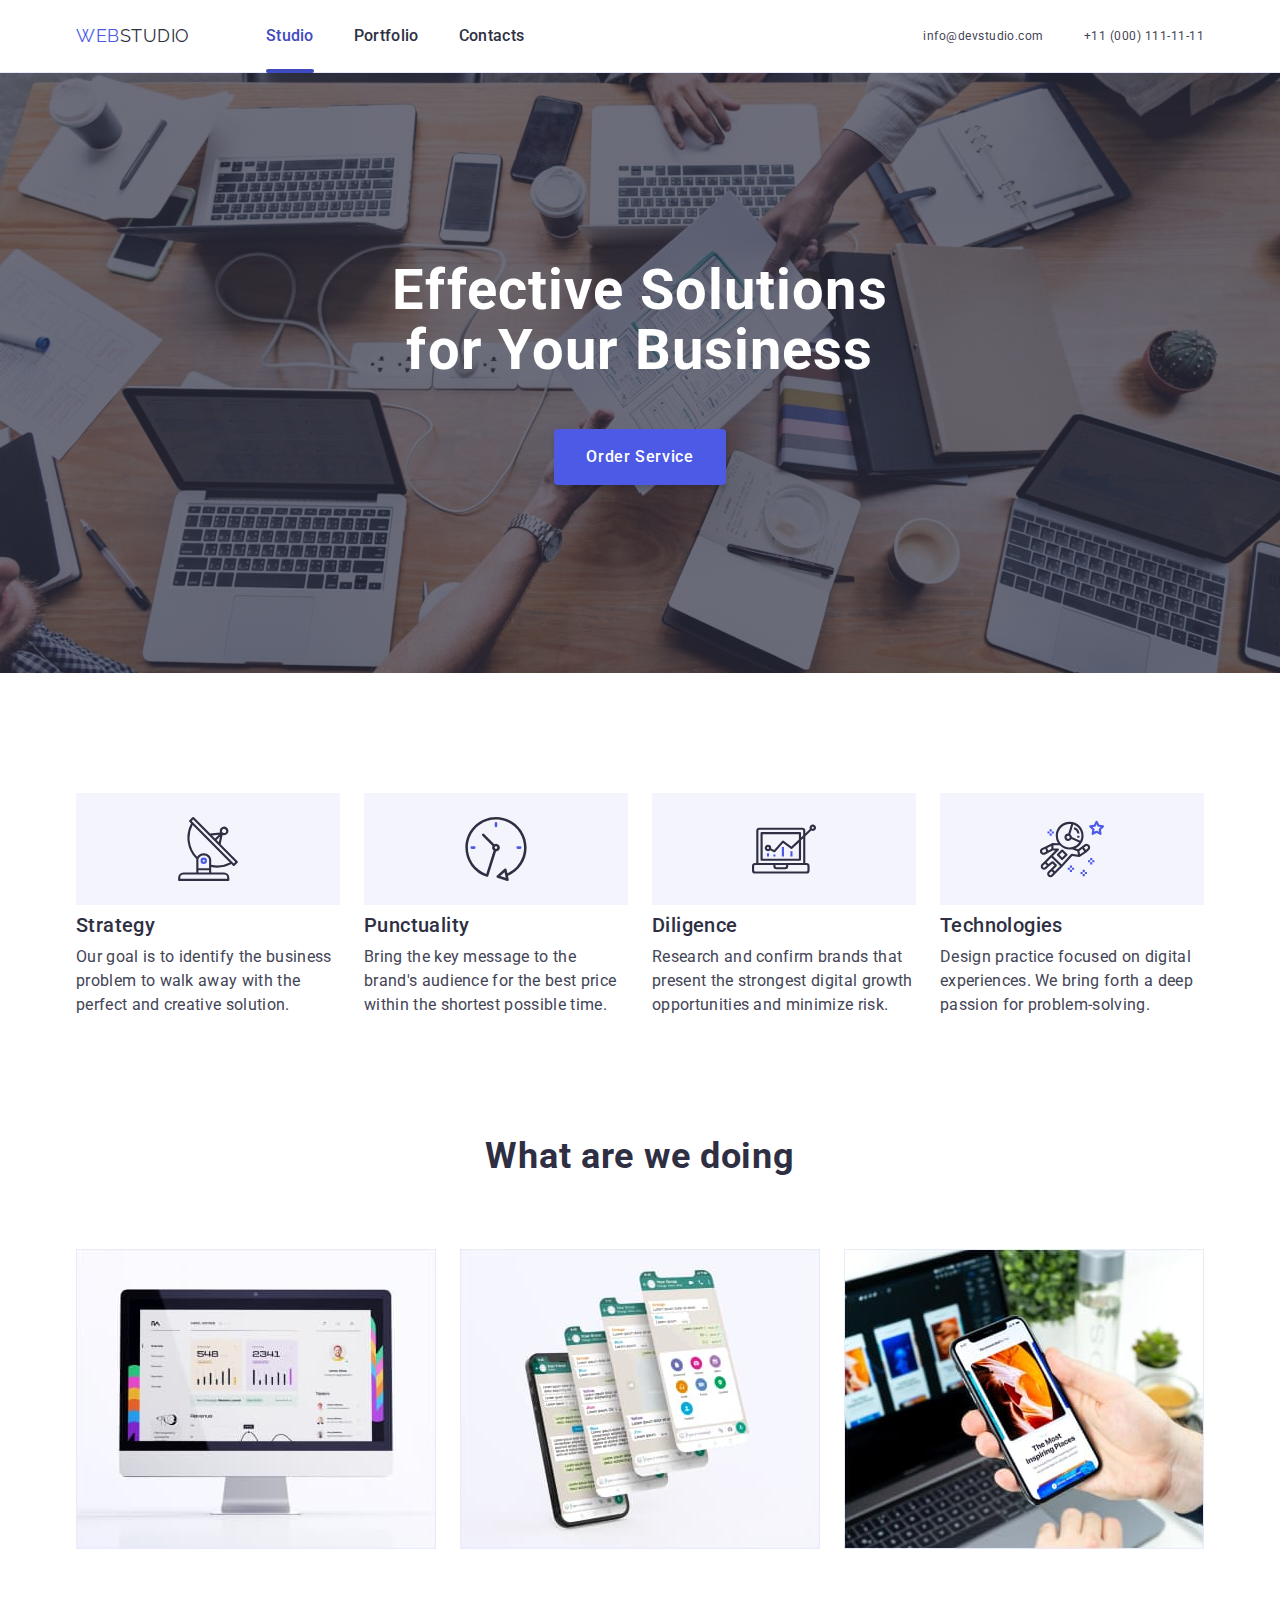
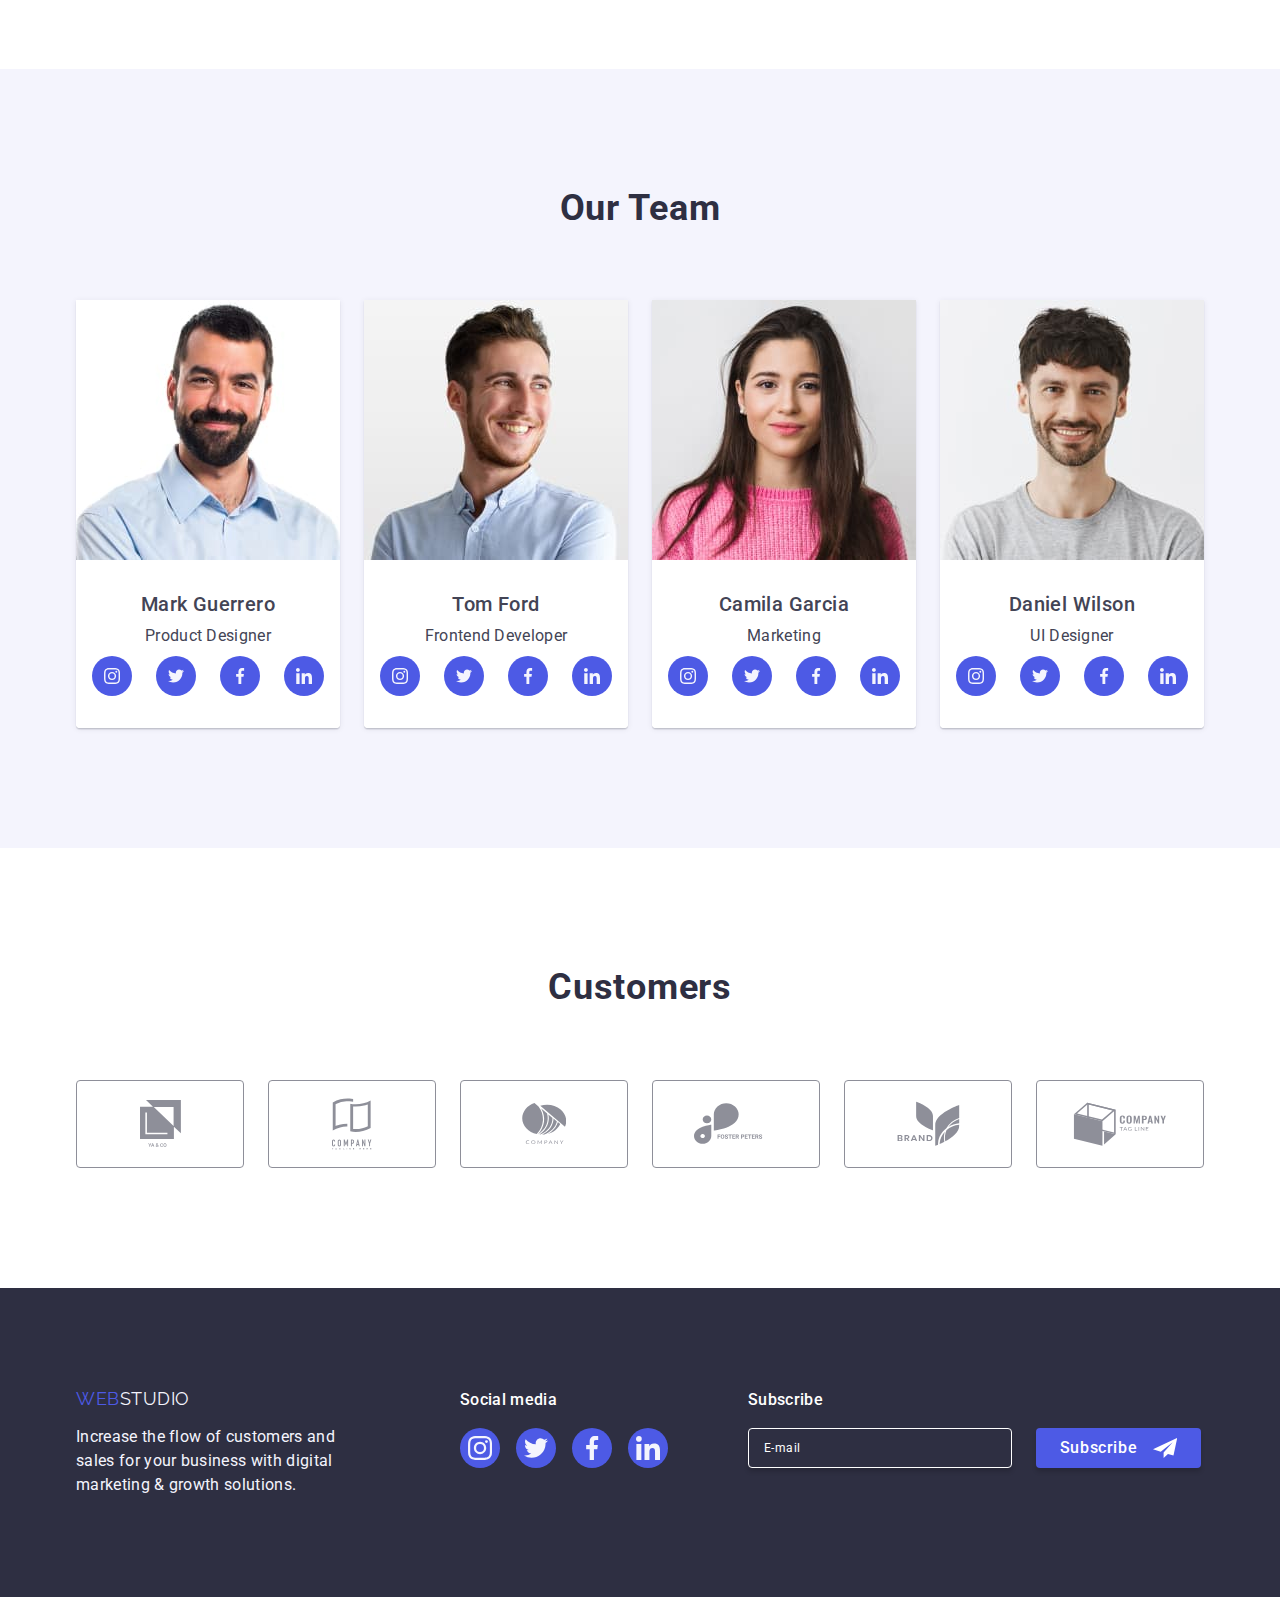
<file: index.html>
<!DOCTYPE html>
<html lang="en">
  <head>
    <meta charset="UTF-8" />
    <meta name="viewport" content="width=device-width, initial-scale=1.0" />
    <title>Document</title>

    <link rel="preconnect" href="https://fonts.googleapis.com" />
    <link rel="preconnect" href="https://fonts.gstatic.com" crossorigin />
    <link
      href="https://fonts.googleapis.com/css2?family=Raleway:wght@800&family=Roboto:wght@400;500;700&display=swap"
      rel="stylesheet"
    />

    <link
      rel="stylesheet"
      href="https://cdnjs.cloudflare.com/ajax/libs/modern-normalize/2.0.0/modern-normalize.min.css"
    />
    <link rel="stylesheet" href="./css/styles.css" />
  </head>
  <!-- Navi -->
  <body>
    <header class="page-header nav-border">
      <div class="container nav-container nav-mobile">
        <nav class="nav-container">
          <a href="./index.html" class="logo list"
            ><span class="logo-accent">WEB</span>STUDIO</a
          >

          <ul class="site-nav list">
            <li>
              <a href="./index.html" class="header-link current links list"
                >Studio</a
              >
              <div class="header-list-item"></div>
            </li>
            <li>
              <a href="./portfolio.html" class="header-link links list"
                >Portfolio</a
              >
            </li>
            <li><a href="/" class="header-link links list">Contacts</a></li>
          </ul>
        </nav>
        <address class="address">
          <ul class="auth-nav list">
            <li>
              <a href="mailto:info@devstudio.com" class="auth-link list"
                >info@devstudio.com</a
              >
            </li>
            <li>
              <a href="tel:+110001111111" class="auth-link list"
                >+11 (000) 111-11-11</a
              >
            </li>
          </ul>
        </address>
        <button class="mobile-menu-open-button js-open-menu" type="button">
          <svg class="mobile-menu-open-button-icon" width="32" height="22">
            <use href="./images/srpite.svg#icon-menu-mobile"></use>
          </svg>
        </button>
      </div>
      <div class="mobile-menu js-menu-container">
        <div class="mobile-menu-container">
          <button type="button" class="mobile-menu-close js-close-menu">
            <svg
              class="modal-close-icon"
              width="8"
              height="8"
              aria-label="close-icon"
            >
              <use href="./images/srpite.svg#icon-close"></use>
            </svg>
          </button>
          <ul class="mobile-menu-nav list">
            <li>
              <a href="./index.html" class="mobile-menu-link header-link list"
                >Studio</a
              >
              <div class="header-list-item"></div>
            </li>
            <li>
              <a
                href="./portfolio.html"
                class="mobile-menu-link header-link list"
                >Portfolio</a
              >
            </li>
            <li>
              <a href="/" class="mobile-menu-link header-link list">Contacts</a>
            </li>
          </ul>

          <address class="address-mobile">
            <ul class="mobile-menu-auth-nav">
              <li>
                <a
                  href="tel:+110001111111"
                  class="auth-link list mobile-tel-link"
                  >+11 (000) 111-11-11</a
                >
              </li>
              <li>
                <a
                  href="mailto:info@devstudio.com"
                  class="auth-link list mobile-mail-link"
                  >info@devstudio.com</a
                >
              </li>
            </ul>
            <ul class="mobile-menu-icons list">
              <li class="sm">
                <a href="#" class="sm-icon">
                  <svg
                    class="sm-picture"
                    width="24"
                    height="24"
                    aria-label="instagram"
                  >
                    <use href="./images/srpite.svg#icon-instagram"></use>
                  </svg>
                </a>
              </li>
              <li class="sm">
                <a href="#" class="sm-icon">
                  <svg
                    class="sm-picture"
                    width="24"
                    height="24"
                    aria-label="twitter"
                  >
                    <use href="./images/srpite.svg#icon-twitter"></use>
                  </svg>
                </a>
              </li>
              <li class="sm">
                <a href="#" class="sm-icon">
                  <svg
                    class="sm-picture"
                    width="24"
                    height="24"
                    aria-label="facebook"
                  >
                    <use href="./images/srpite.svg#icon-facebook"></use>
                  </svg>
                </a>
              </li>
              <li class="sm">
                <a href="#" class="sm-icon">
                  <svg
                    class="sm-picture"
                    width="24"
                    height="24"
                    aria-label="linkedin"
                  >
                    <use href="./images/srpite.svg#icon-linkedin"></use>
                  </svg>
                </a>
              </li>
            </ul>
          </address>
        </div>
      </div>
    </header>
    <main>
      <!-- Hero -->
      <section class="hero-section">
        <div class="main-part container">
          <h1 class="hero-title">Effective Solutions for Your Business</h1>
          <button type="button" class="main-button" data-modal-open>
            Order Service
          </button>
        </div>
      </section>
      <!-- Soft skills -->
      <section>
        <div class="container">
          <h2 class="second-header hiden">soft skills</h2>
          <ul class="feature-list description-icons list">
            <li class="item">
              <div class="feature-icon">
                <svg width="64" height="64" aria-label="antenna">
                  <use href="./images/srpite.svg#icon-antenna"></use>
                </svg>
              </div>
              <h3 class="subtitle">Strategy</h3>
              <p class="section-description">
                Our goal is to identify the business problem to walk away with
                the perfect and creative solution.
              </p>
            </li>
            <li class="item">
              <div class="feature-icon">
                <svg width="64" height="64" aria-label="clock">
                  <use href="./images/srpite.svg#icon-clock"></use>
                </svg>
              </div>
              <h3 class="subtitle">Punctuality</h3>
              <p class="section-description">
                Bring the key message to the brand's audience for the best price
                within the shortest possible time.
              </p>
            </li>
            <li class="item">
              <div class="feature-icon">
                <svg width="64" height="64" aria-label="diagram">
                  <use href="./images/srpite.svg#icon-diagram"></use>
                </svg>
              </div>
              <h3 class="subtitle">Diligence</h3>
              <p class="section-description">
                Research and confirm brands that present the strongest digital
                growth opportunities and minimize risk.
              </p>
            </li>
            <li class="item">
              <div class="feature-icon">
                <svg width="64" height="64" aria-label="astronaut">
                  <use href="./images/srpite.svg#icon-astronaut"></use>
                </svg>
              </div>
              <h3 class="subtitle">Technologies</h3>
              <p class="section-description">
                Design practice focused on digital experiences. We bring forth a
                deep passion for problem-solving.
              </p>
            </li>
          </ul>
        </div>
      </section>
      <!-- What are we doing -->
      <section>
        <div class="something-container container">
          <h2 class="second-header">What are we doing</h2>
          <ul class="feature-list list">
            <li>
              <picture>
                <source
                  srcset="
                    ./images/section2/img1.jpg    1x,
                    ./images/section2/img1@2x.jpg 2x
                  "
                  media="(min-width: 1158px)"
                />
                <img
                  src="./images/section2/img1.jpg"
                  alt="computer"
                  width="360"
                />
              </picture>
            </li>
            <li>
              <picture>
                <source
                  srcset="
                    ./images/section2/img2.jpg    1x,
                    ./images/section2/img2@2x.jpg 2x
                  "
                  media="(min-width: 1158px)"
                />
                <img
                  src="./images/section2/img2.jpg"
                  alt="social network pages"
                  width="360"
                />
              </picture>
            </li>
            <li>
              <picture>
                <source
                  srcset="
                    ./images/section2/img3.jpg    1x,
                    ./images/section2/img3@2x.jpg 2x
                  "
                  media="(min-width: 1158px)"
                />
                <img src="./images/section2/img3.jpg" alt="phone" width="360" />
              </picture>
            </li>
          </ul>
        </div>
      </section>
      <!-- Our team -->
      <section class="team-section">
        <div class="team container">
          <h2 class="second-header">Our Team</h2>
          <ul class="team-list list">
            <li class="team-card">
              <img
                srcset="
                  ./images/section3/mark.jpg    1x,
                  ./images/section3/mark@2x.jpg 2x
                "
                src="./images/section3/mark.jpg"
                alt="photo Mark"
                width="264"
              />
              <div class="description">
                <h3 class="card-subtitle">Mark Guerrero</h3>
                <p class="section-description">Product Designer</p>
                <ul class="sm-list list">
                  <li class="sm">
                    <a href="#" class="sm-icon">
                      <svg
                        class="sm-picture"
                        width="16"
                        height="16"
                        aria-label="instagram"
                      >
                        <use href="./images/srpite.svg#icon-instagram"></use>
                      </svg>
                    </a>
                  </li>
                  <li class="sm">
                    <a href="#" class="sm-icon">
                      <svg
                        class="sm-picture"
                        width="16"
                        height="16"
                        aria-label="twitter"
                      >
                        <use href="./images/srpite.svg#icon-twitter"></use>
                      </svg>
                    </a>
                  </li>
                  <li class="sm">
                    <a href="#" class="sm-icon">
                      <svg
                        class="sm-picture"
                        width="16"
                        height="16"
                        aria-label="facebook"
                      >
                        <use href="./images/srpite.svg#icon-facebook"></use>
                      </svg>
                    </a>
                  </li>
                  <li class="sm">
                    <a href="#" class="sm-icon">
                      <svg
                        class="sm-picture"
                        width="16"
                        height="16"
                        aria-label="linkedin"
                      >
                        <use href="./images/srpite.svg#icon-linkedin"></use>
                      </svg>
                    </a>
                  </li>
                </ul>
              </div>
            </li>
            <li class="team-card">
              <img
                srcset="
                  ./images/section3/tom.jpg    1x,
                  ./images/section3/tom@2x.jpg 2x
                "
                src="./images/section3/tom.jpg"
                alt="photo Tom"
                width="264"
              />
              <div class="description">
                <h3 class="card-subtitle">Tom Ford</h3>
                <p class="section-description">Frontend Developer</p>
                <ul class="sm-list list">
                  <li class="sm">
                    <a href="#" class="sm-icon">
                      <svg
                        class="sm-picture"
                        width="16"
                        height="16"
                        aria-label="instagram"
                      >
                        <use href="./images/srpite.svg#icon-instagram"></use>
                      </svg>
                    </a>
                  </li>
                  <li class="sm">
                    <a href="#" class="sm-icon">
                      <svg
                        class="sm-picture"
                        width="16"
                        height="16"
                        aria-label="twitter"
                      >
                        <use href="./images/srpite.svg#icon-twitter"></use>
                      </svg>
                    </a>
                  </li>
                  <li class="sm">
                    <a href="#" class="sm-icon">
                      <svg
                        class="sm-picture"
                        width="16"
                        height="16"
                        aria-label="facebook"
                      >
                        <use href="./images/srpite.svg#icon-facebook"></use>
                      </svg>
                    </a>
                  </li>
                  <li class="sm">
                    <a href="#" class="sm-icon">
                      <svg
                        class="sm-picture"
                        width="16"
                        height="16"
                        aria-label="linkedin"
                      >
                        <use href="./images/srpite.svg#icon-linkedin"></use>
                      </svg>
                    </a>
                  </li>
                </ul>
              </div>
            </li>
            <li class="team-card">
              <img
                srcset="
                  ./images/section3/camila.jpg    1x,
                  ./images/section3/camila@2x.jpg 2x
                "
                src="./images/section3/camila.jpg"
                alt="hoto Camila"
                width="264"
              />
              <div class="description">
                <h3 class="card-subtitle">Camila Garcia</h3>
                <p class="section-description">Marketing</p>
                <ul class="sm-list list">
                  <li class="sm">
                    <a href="#" class="sm-icon">
                      <svg
                        class="sm-picture"
                        width="16"
                        height="16"
                        aria-label="instagram"
                      >
                        <use href="./images/srpite.svg#icon-instagram"></use>
                      </svg>
                    </a>
                  </li>
                  <li class="sm">
                    <a href="#" class="sm-icon">
                      <svg
                        class="sm-picture"
                        width="16"
                        height="16"
                        aria-label="twitter"
                      >
                        <use href="./images/srpite.svg#icon-twitter"></use>
                      </svg>
                    </a>
                  </li>
                  <li class="sm">
                    <a href="#" class="sm-icon">
                      <svg
                        class="sm-picture"
                        width="16"
                        height="16"
                        aria-label="facebook"
                      >
                        <use href="./images/srpite.svg#icon-facebook"></use>
                      </svg>
                    </a>
                  </li>
                  <li class="sm">
                    <a href="#" class="sm-icon">
                      <svg
                        class="sm-picture"
                        width="16"
                        height="16"
                        aria-label="linkedin"
                      >
                        <use href="./images/srpite.svg#icon-linkedin"></use>
                      </svg>
                    </a>
                  </li>
                </ul>
              </div>
            </li>
            <li class="team-card">
              <img
                srcset="
                  ./images/section3/daniel.jpg    1x,
                  ./images/section3/daniel@2x.jpg 2x
                "
                src="./images/section3/daniel.jpg"
                alt="photo Daniel"
                width="264"
              />
              <div class="description">
                <h3 class="card-subtitle">Daniel Wilson</h3>
                <p class="section-description">UI Designer</p>
                <ul class="sm-list list">
                  <li class="sm">
                    <a href="#" class="sm-icon">
                      <svg
                        class="sm-picture"
                        width="16"
                        height="16"
                        aria-label="instagram"
                      >
                        <use href="./images/srpite.svg#icon-instagram"></use>
                      </svg>
                    </a>
                  </li>
                  <li class="sm">
                    <a href="#" class="sm-icon">
                      <svg
                        class="sm-picture"
                        width="16"
                        height="16"
                        aria-label="twitter"
                      >
                        <use href="./images/srpite.svg#icon-twitter"></use>
                      </svg>
                    </a>
                  </li>
                  <li class="sm">
                    <a href="#" class="sm-icon">
                      <svg
                        class="sm-picture"
                        width="16"
                        height="16"
                        aria-label="facebook"
                      >
                        <use href="./images/srpite.svg#icon-facebook"></use>
                      </svg>
                    </a>
                  </li>
                  <li class="sm">
                    <a href="#" class="sm-icon">
                      <svg
                        class="sm-picture"
                        width="16"
                        height="16"
                        aria-label="linkedin"
                      >
                        <use href="./images/srpite.svg#icon-linkedin"></use>
                      </svg>
                    </a>
                  </li>
                </ul>
              </div>
            </li>
          </ul>
        </div>
      </section>
      <!-- Customers -->
      <section>
        <div class="container">
          <h2 class="second-header">Customers</h2>
          <ul class="customers-list list">
            <li class="icon">
              <a href="#" class="customers-icon">
                <svg
                  class="customers-picture"
                  width="41"
                  height="47"
                  aria-label="client"
                >
                  <use href="./images/srpite.svg#icon-ya"></use>
                </svg>
              </a>
            </li>
            <li class="icon">
              <a href="#" class="customers-icon">
                <svg
                  class="customers-picture"
                  width="40"
                  height="52"
                  aria-label="client"
                >
                  <use href="./images/srpite.svg#icon-tagline"></use>
                </svg>
              </a>
            </li>
            <li class="icon">
              <a href="#" class="customers-icon">
                <svg
                  class="customers-picture"
                  width="44"
                  height="41"
                  aria-label="client"
                >
                  <use href="./images/srpite.svg#icon-company"></use>
                </svg>
              </a>
            </li>
            <li class="icon">
              <a href="#" class="customers-icon">
                <svg
                  class="customers-picture"
                  width="84"
                  height="41"
                  aria-label="client"
                >
                  <use href="./images/srpite.svg#icon-foster"></use>
                </svg>
              </a>
            </li>
            <li class="icon">
              <a href="#" class="customers-icon">
                <svg
                  class="customers-picture"
                  width="63"
                  height="45"
                  aria-label="client"
                >
                  <use href="./images/srpite.svg#icon-brand"></use>
                </svg>
              </a>
            </li>
            <li class="icon">
              <a href="#" class="customers-icon">
                <svg
                  class="customers-picture"
                  width="94"
                  height="44"
                  aria-label="client"
                >
                  <use href="./images/srpite.svg#icon-tag"></use>
                </svg>
              </a>
            </li>
          </ul>
        </div>
      </section>
    </main>
    <!-- footer -->
    <footer class="page-footer">
      <div class="container footer-content">
        <div class="footer-part">
          <a href="./index.html" class="logo-footer list"
            ><span class="logo-accent">WEB</span>STUDIO</a
          >
          <p class="footer-text">
            Increase the flow of customers and sales for your business with
            digital marketing & growth solutions.
          </p>
        </div>
        <div class="footer-sm">
          <p class="footer-sm-description">Social media</p>
          <ul class="footer-sm-list list">
            <li class="sm">
              <a href="#" class="footer-sm-icon">
                <svg
                  class="sm-picture"
                  width="24"
                  height="24"
                  aria-label="instagram"
                >
                  <use href="./images/srpite.svg#icon-instagram"></use>
                </svg>
              </a>
            </li>
            <li class="sm">
              <a href="#" class="footer-sm-icon">
                <svg
                  class="sm-picture"
                  width="24"
                  height="24"
                  aria-label="twitter"
                >
                  <use href="./images/srpite.svg#icon-twitter"></use>
                </svg>
              </a>
            </li>
            <li class="sm">
              <a href="#" class="footer-sm-icon">
                <svg
                  class="sm-picture"
                  width="24"
                  height="24"
                  aria-label="facebook"
                >
                  <use href="./images/srpite.svg#icon-facebook"></use>
                </svg>
              </a>
            </li>
            <li class="sm">
              <a href="#" class="footer-sm-icon">
                <svg
                  class="sm-picture"
                  width="24"
                  height="24"
                  aria-label="linkedin"
                >
                  <use href="./images/srpite.svg#icon-linkedin"></use>
                </svg>
              </a>
            </li>
          </ul>
        </div>
        <div class="footer-form-container">
          <form class="footer-form">
            <p class="footer-sm-description">Subscribe</p>
            <div class="subscribe-container">
              <input
                type="email"
                name="email"
                id="subscribe-email"
                class="subscribe-email"
                placeholder=" "
                autocomplete="on"
              />
              <label class="subscribe-label" for="subscribe-email">
                E-mail
              </label>
              <button type="submit" class="subscribe-button">
                Subscribe
                <svg
                  class="subscribe-svg"
                  width="24"
                  height="24"
                  aria-label="send-icon"
                >
                  <use href="./images/srpite.svg#icon-send"></use>
                </svg>
              </button>
            </div>
          </form>
        </div>
      </div>
    </footer>
    <!-- Modal window -->
    <div class="backdrop is-hidden" data-modal>
      <div class="modal">
        <button type="button" class="modal-close" data-modal-close>
          <svg
            class="modal-close-icon"
            width="8"
            height="8"
            aria-label="close-icon"
          >
            <use href="./images/srpite.svg#icon-close"></use>
          </svg>
        </button>
        <p class="modal-description">
          Leave your contacts and we will call you back
        </p>
        <form class="callback-form">
          <div class="form-field">
            <label class="form-label" for="username"> Name </label>
            <div class="field">
              <input
                type="text"
                name="username"
                class="form-input"
                id="username"
                minlength="3"
                pattern="[a-zA-Zа-яА-ЯіІїЇєЄ']+"
                autocomplete="off"
              />
              <span class="span-icon">
                <svg
                  class="input-icon"
                  width="12"
                  height="12"
                  aria-label="person"
                >
                  <use href="./images/srpite.svg#icon-person"></use>
                </svg>
              </span>
            </div>
          </div>
          <div class="form-field">
            <label class="form-label" for="userphone"> Phone </label>
            <div class="field">
              <input
                type="tel"
                name="phone"
                class="form-input"
                id="userphone"
                pattern="[0-9]{3}-[0-9]{3}-[0-9]{2}-[0-9]{2}"
                title="xxx-xxx-xx-xx"
                autocomplete="off"
              />

              <span class="span-icon">
                <svg
                  class="input-icon"
                  width="13"
                  height="13"
                  aria-label="phone"
                >
                  <use href="./images/srpite.svg#icon-phone"></use>
                </svg>
              </span>
            </div>
          </div>
          <div class="form-field">
            <label class="form-label" for="usermail"> Email </label>
            <div class="field">
              <input
                type="email"
                name="email"
                class="form-input"
                id="usermail"
                autocomplete="on"
              />
              <span class="span-icon">
                <svg
                  class="input-icon"
                  width="15"
                  height="12"
                  aria-label="email"
                >
                  <use href="./images/srpite.svg#icon-email"></use>
                </svg>
              </span>
            </div>
          </div>
          <div class="form-field">
            <label class="form-label" for="comment"> Comment </label>
            <textarea
              name="comment"
              class="textarea"
              id="comment"
              placeholder="Text input"
            ></textarea>
          </div>
          <div class="checkbox-field">
            <label class="checkbox-text">
              <input type="checkbox" name="accept" class="checkbox" />
              <span class="span-svg">
                <svg
                  class="icon-click"
                  width="16"
                  height="16"
                  aria-label="accept"
                >
                  <use href="./images/srpite.svg#icon-click"></use>
                </svg>
              </span>
              I accept the terms and conditions of the
              <a href="" class="policy-link">Privacy Policy</a>
            </label>
          </div>
          <button type="submit" class="main-button submit-button">Send</button>
        </form>
      </div>
    </div>
    <script src="./js/modal.js"></script>
    <script src="./js/mobile-menu.js"></script>
  </body>
</html>
</file>
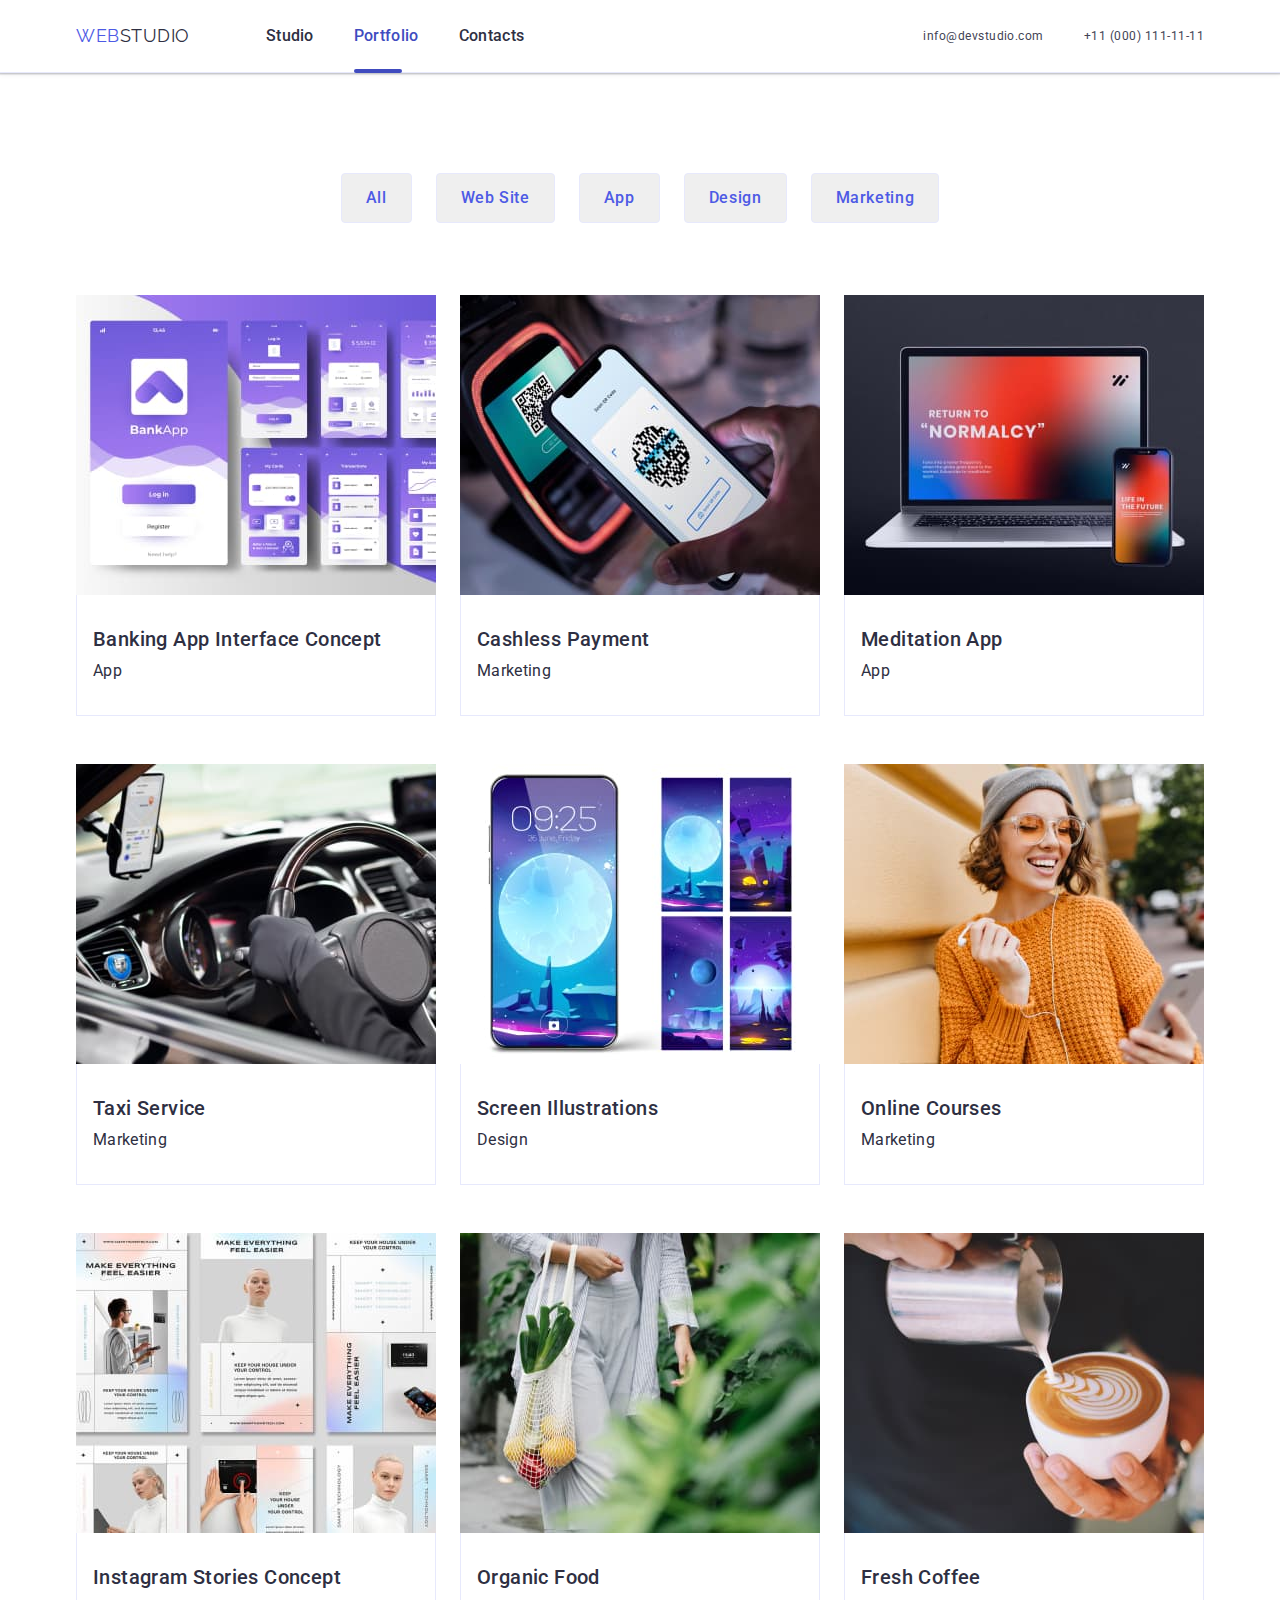
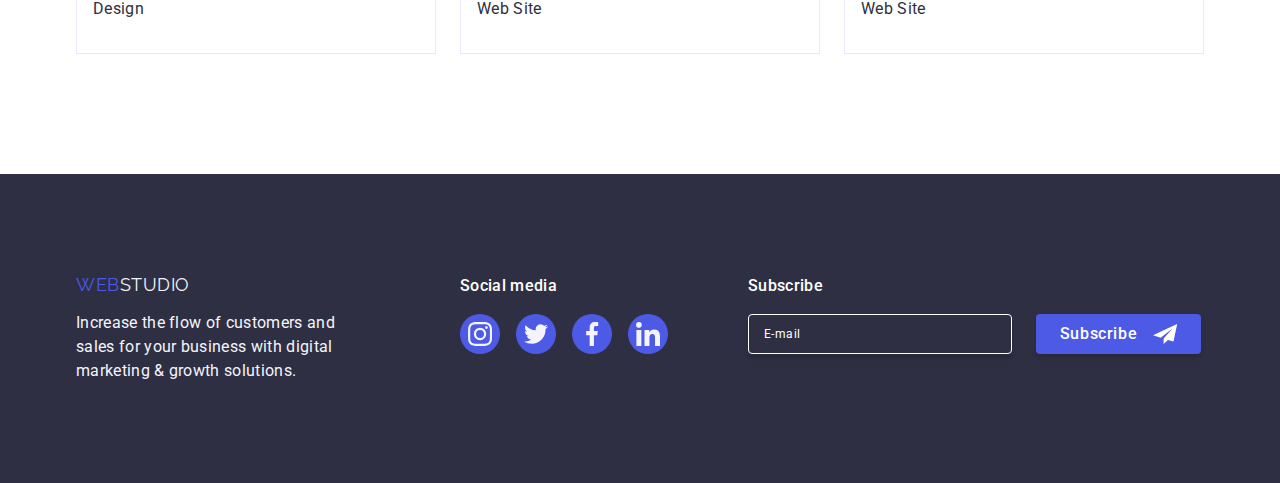
<file: portfolio.html>
<!DOCTYPE html>
<html lang="en">
  <head>
    <meta charset="UTF-8" />
    <meta name="viewport" content="width=device-width, initial-scale=1.0" />
    <title>Document</title>

    <link rel="preconnect" href="https://fonts.googleapis.com" />
    <link rel="preconnect" href="https://fonts.gstatic.com" crossorigin />
    <link
      href="https://fonts.googleapis.com/css2?family=Raleway:wght@800&family=Roboto:wght@400;500;700&display=swap"
      rel="stylesheet"
    />
    <link
      rel="stylesheet"
      href="https://cdnjs.cloudflare.com/ajax/libs/modern-normalize/2.0.0/modern-normalize.min.css"
    />
    <link rel="stylesheet" href="./css/styles.css" />
  </head>
  <body>
    <header class="page-header nav-border">
      <div class="container nav-container nav-mobile">
        <nav class="nav-container">
          <a href="./index.html" class="logo list"><span class="logo-accent">WEB</span>STUDIO</a>
    
          <ul class="site-nav list">
            <li>
              <a href="./index.html" class="header-link links list">Studio</a>
              <div class="header-list-item"></div>
            </li>
            <li>
              <a href="./portfolio.html" class="header-link current links list">Portfolio</a>
            </li>
            <li><a href="/" class="header-link links list">Contacts</a></li>
          </ul>
        </nav>
        <address class="address">
          <ul class="auth-nav list">
            <li>
              <a href="mailto:info@devstudio.com" class="auth-link list">info@devstudio.com</a>
            </li>
            <li>
              <a href="tel:+110001111111" class="auth-link list">+11 (000) 111-11-11</a>
            </li>
          </ul>
        </address>
        <button class="mobile-menu-open-button js-open-menu" type="button">
          <svg class="mobile-menu-open-button-icon" width="32" height="22">
            <use href="./images/srpite.svg#icon-menu-mobile"></use>
          </svg>
        </button>
      </div>
      <div class="mobile-menu js-menu-container">
        <div class="mobile-menu-container">
          <button type="button" class="mobile-menu-close js-close-menu">
            <svg class="modal-close-icon" width="8" height="8" aria-label="close-icon">
              <use href="./images/srpite.svg#icon-close"></use>
            </svg>
          </button>
          <ul class="mobile-menu-nav list">
            <li>
              <a href="./index.html" class="mobile-menu-link header-link list">Studio</a>
              <div class="header-list-item"></div>
            </li>
            <li>
              <a href="./portfolio.html" class="mobile-menu-link header-link list">Portfolio</a>
            </li>
            <li>
              <a href="/" class="mobile-menu-link header-link list">Contacts</a>
            </li>
          </ul>
    
          <address class="address-mobile">
            <ul class="mobile-menu-auth-nav">
              <li>
                <a href="tel:+110001111111" class="auth-link list mobile-tel-link">+11 (000) 111-11-11</a>
              </li>
              <li>
                <a href="mailto:info@devstudio.com" class="auth-link list mobile-mail-link">info@devstudio.com</a>
              </li>
            </ul>
            <ul class="mobile-menu-icons list">
              <li class="sm">
                <a href="#" class="sm-icon">
                  <svg class="sm-picture" width="24" height="24" aria-label="instagram">
                    <use href="./images/srpite.svg#icon-instagram"></use>
                  </svg>
                </a>
              </li>
              <li class="sm">
                <a href="#" class="sm-icon">
                  <svg class="sm-picture" width="24" height="24" aria-label="twitter">
                    <use href="./images/srpite.svg#icon-twitter"></use>
                  </svg>
                </a>
              </li>
              <li class="sm">
                <a href="#" class="sm-icon">
                  <svg class="sm-picture" width="24" height="24" aria-label="facebook">
                    <use href="./images/srpite.svg#icon-facebook"></use>
                  </svg>
                </a>
              </li>
              <li class="sm">
                <a href="#" class="sm-icon">
                  <svg class="sm-picture" width="24" height="24" aria-label="linkedin">
                    <use href="./images/srpite.svg#icon-linkedin"></use>
                  </svg>
                </a>
              </li>
            </ul>
          </address>
        </div>
      </div>
    </header>
    <main>
      <!-- Hero -->
      <h1 class="hiden">Portfolio</h1>
      <section class="section">
        <div class="container">
          <ul class="filter list">
            <li><button type="button" class="button links">All</button></li>
            <li>
              <button type="button" class="button links">Web Site</button>
            </li>
            <li><button type="button" class="button links">App</button></li>
            <li><button type="button" class="button links">Design</button></li>
            <li>
              <button type="button" class="button links">Marketing</button>
            </li>
          </ul>
          <!-- Protfolio pictures -->
          <ul class="examples list">
            <li class="examples-card">
              <a href="" class="link-overlay list">
                <div class="card-box">
                  <img
                    src="./images/portfolio/img1.jpg"
                    alt="Interface Concept"
                    width="396"
                  />
                  <div class="card-overlay">
                    <p class="overlay-text">
                      14 Stylish and User-Friendly App Design Concepts · Task
                      Manager App · Calorie Tracker App · Exotic Fruit Ecommerce
                      App · Cloud Storage App
                    </p>
                  </div>
                </div>
                <div class="description-portfolio">
                  <h2 class="second-header-portfolio">
                    Banking App Interface Concept
                  </h2>
                  <p class="section-description">App</p>
                </div>
              </a>
            </li>
            <li class="examples-card">
              <a href="" class="link-overlay list">
                <div class="card-box">
                  <img
                    src="./images/portfolio/img2.jpg"
                    alt="Payment"
                    width="396"
                  />
                  <div class="card-overlay">
                    <p class="overlay-text">
                      14 Stylish and User-Friendly App Design Concepts · Task
                      Manager App · Calorie Tracker App · Exotic Fruit Ecommerce
                      App · Cloud Storage App
                    </p>
                  </div>
                </div>
                <div class="description-portfolio">
                  <h2 class="second-header-portfolio">Cashless Payment</h2>
                  <p class="section-description">Marketing</p>
                </div>
              </a>
            </li>
            <li class="examples-card">
              <a href="" class="link-overlay list">
                <div class="card-box">
                  <img
                    src="./images/portfolio/img3.jpg"
                    alt="Veditation app"
                    width="396"
                  />
                  <div class="card-overlay">
                    <p class="overlay-text">
                      14 Stylish and User-Friendly App Design Concepts · Task
                      Manager App · Calorie Tracker App · Exotic Fruit Ecommerce
                      App · Cloud Storage App
                    </p>
                  </div>
                </div>
                <div class="description-portfolio">
                  <h2 class="second-header-portfolio">Meditation App</h2>
                  <p class="section-description">App</p>
                </div>
              </a>
            </li>
            <li class="examples-card">
              <a href="" class="link-overlay list">
                <div class="card-box">
                  <img
                    src="./images/portfolio/img4.jpg"
                    alt="taxi service"
                    width="396"
                  />
                  <div class="card-overlay">
                    <p class="overlay-text">
                      14 Stylish and User-Friendly App Design Concepts · Task
                      Manager App · Calorie Tracker App · Exotic Fruit Ecommerce
                      App · Cloud Storage App
                    </p>
                  </div>
                </div>
                <div class="description-portfolio">
                  <h2 class="second-header-portfolio">Taxi Service</h2>
                  <p class="section-description">Marketing</p>
                </div>
              </a>
            </li>
            <li class="examples-card">
              <a href="" class="link-overlay list">
                <div class="card-box">
                  <img
                    src="./images/portfolio/img5.jpg"
                    alt="Illustrations"
                    width="396"
                  />
                  <div class="card-overlay">
                    <p class="overlay-text">
                      14 Stylish and User-Friendly App Design Concepts · Task
                      Manager App · Calorie Tracker App · Exotic Fruit Ecommerce
                      App · Cloud Storage App
                    </p>
                  </div>
                </div>
                <div class="description-portfolio">
                  <h2 class="second-header-portfolio">Screen Illustrations</h2>
                  <p class="section-description">Design</p>
                </div>
              </a>
            </li>
            <li class="examples-card">
              <a href="" class="link-overlay list">
                <div class="card-box">
                  <img
                    src="./images/portfolio/img6.jpg"
                    alt="courses"
                    width="396"
                  />
                  <div class="card-overlay">
                    <p class="overlay-text">
                      14 Stylish and User-Friendly App Design Concepts · Task
                      Manager App · Calorie Tracker App · Exotic Fruit Ecommerce
                      App · Cloud Storage App
                    </p>
                  </div>
                </div>
                <div class="description-portfolio">
                  <h2 class="second-header-portfolio">Online Courses</h2>
                  <p class="section-description">Marketing</p>
                </div>
              </a>
            </li>
            <li class="examples-card">
              <a href="" class="link-overlay list">
                <div class="card-box">
                  <img
                    src="./images/portfolio/img7.jpg"
                    alt="instagram"
                    width="396"
                  />
                  <div class="card-overlay">
                    <p class="overlay-text">
                      14 Stylish and User-Friendly App Design Concepts · Task
                      Manager App · Calorie Tracker App · Exotic Fruit Ecommerce
                      App · Cloud Storage App
                    </p>
                  </div>
                </div>
                <div class="description-portfolio">
                  <h2 class="second-header-portfolio">
                    Instagram Stories Concept
                  </h2>
                  <p class="section-description">Design</p>
                </div>
              </a>
            </li>
            <li class="examples-card">
              <a href="" class="link-overlay list">
                <div class="card-box">
                  <img
                    src="./images/portfolio/img8.jpg"
                    alt="organic food"
                    width="396"
                  />
                  <div class="card-overlay">
                    <p class="overlay-text">
                      14 Stylish and User-Friendly App Design Concepts · Task
                      Manager App · Calorie Tracker App · Exotic Fruit Ecommerce
                      App · Cloud Storage App
                    </p>
                  </div>
                </div>
                <div class="description-portfolio">
                  <h2 class="second-header-portfolio">Organic Food</h2>
                  <p class="section-description">Web Site</p>
                </div>
              </a>
            </li>
            <li class="examples-card">
              <a href="" class="link-overlay list">
                <div class="card-box">
                  <img
                    src="./images/portfolio/img9.jpg"
                    alt="coffee"
                    width="396"
                  />
                  <div class="card-overlay">
                    <p class="overlay-text">
                      14 Stylish and User-Friendly App Design Concepts · Task
                      Manager App · Calorie Tracker App · Exotic Fruit Ecommerce
                      App · Cloud Storage App
                    </p>
                  </div>
                </div>
                <div class="description-portfolio">
                  <h2 class="second-header-portfolio">Fresh Coffee</h2>
                  <p class="section-description">Web Site</p>
                </div>
              </a>
            </li>
          </ul>
        </div>
      </section>
    </main>
    <!-- footer -->
    <footer class="page-footer">
      <div class="container footer-content">
        <div class="footer-part">
          <a href="./index.html" class="logo-footer list"><span class="logo-accent">WEB</span>STUDIO</a>
          <p class="footer-text">
            Increase the flow of customers and sales for your business with
            digital marketing & growth solutions.
          </p>
        </div>
        <div class="footer-sm">
          <p class="footer-sm-description">Social media</p>
          <ul class="footer-sm-list list">
            <li class="sm">
              <a href="#" class="footer-sm-icon">
                <svg class="sm-picture" width="24" height="24" aria-label="instagram">
                  <use href="./images/srpite.svg#icon-instagram"></use>
                </svg>
              </a>
            </li>
            <li class="sm">
              <a href="#" class="footer-sm-icon">
                <svg class="sm-picture" width="24" height="24" aria-label="twitter">
                  <use href="./images/srpite.svg#icon-twitter"></use>
                </svg>
              </a>
            </li>
            <li class="sm">
              <a href="#" class="footer-sm-icon">
                <svg class="sm-picture" width="24" height="24" aria-label="facebook">
                  <use href="./images/srpite.svg#icon-facebook"></use>
                </svg>
              </a>
            </li>
            <li class="sm">
              <a href="#" class="footer-sm-icon">
                <svg class="sm-picture" width="24" height="24" aria-label="linkedin">
                  <use href="./images/srpite.svg#icon-linkedin"></use>
                </svg>
              </a>
            </li>
          </ul>
        </div>
        <div class="footer-form-container">
          <form class="footer-form">
            <p class="footer-sm-description">Subscribe</p>
            <div class="subscribe-container">
              <input type="email" name="email" id="subscribe-email" class="subscribe-email" placeholder=" "
                autocomplete="on" />
              <label class="subscribe-label" for="subscribe-email">
                E-mail
              </label>
              <button type="submit" class="subscribe-button">
                Subscribe
                <svg class="subscribe-svg" width="24" height="24" aria-label="send-icon">
                  <use href="./images/srpite.svg#icon-send"></use>
                </svg>
              </button>
            </div>
          </form>
        </div>
      </div>
    </footer>
  </body>
</html>
</file>
<file: css/styles.css>
/* text colors */

/* body color  #434455;
headers color #2E2F42;
accent #404BBF;
links #4D5AE5;
white #FFFFFF;
light mode backgrounds #F4F4FD;

*/

:root {
  --primary-text-color: #434455;
  --headers-color: #2e2f42;
  --accent-color: #404bbf;
  --links-color: #4d5ae5;
  --light-mode-color: #f4f4fd;
}

body {
  color: var(--primary-text-color);
  background-color: #ffffff;
  font-family: Roboto, sans-serif;
  /* letter-spacing: 0.02em; */
}

img {
  display: block;
  height: auto;
  max-width: 100%;
}

button {
  cursor: pointer;
}

.list {
  padding: 0;
  margin: 0;
  list-style: none;
  text-decoration: none;
}

h1,
h2,
h3,
h4,
h5,
h6,
p {
  margin-top: 0;
  margin-bottom: 0;
}

.hiden {
  position: absolute;
  width: 1px;
  height: 1px;
  margin: -1px;
  border: 0;
  padding: 0;
  white-space: nowrap;
  clip-path: inset(100%);
}

.logo {
  color: #2e2f42;
  font-family: Raleway, sans-serif;
  letter-spacing: 0.03em;
  font-size: 18px;
  line-height: 1.17;
}

@media screen and (min-width: 768px) {
  .logo {
  margin-right: 120px;
  }
}

@media screen and (min-width: 1158px) {
  .logo {
    margin-right: 76px;
  }
}




/* Container */

.container {
  padding-left: 16px;
  padding-right: 16px;
}

@media screen and (min-width:428px) {
  .container {
    width: 428px;
    margin-left: auto;
    margin-right: auto;
  }
}

@media screen and (min-width:768px) {
  .container {
    width: 768px;
  }
}

@media screen and (min-width:1158px) {
  .container {
    width: 1158px;
      padding-left: 15px;
        padding-right: 15px;
  }
}




/* PAGE HEADER */

/* MOBILE MENU */

.nav-mobile {
 
    display: flex;
      justify-content: space-between;
      align-items: center;
      /* padding-top: 24px;
      padding-bottom: 24px; */
 
}

@media screen and (max-width:767px) {
  .nav-mobile {
    padding-top: 24px;
      padding-bottom: 24px;
  }
}

.mobile-menu-open-button {
  margin: 0;
  padding: 0;
  border: none;
  background-color: transparent;
  line-height: 0;
}

@media screen and (min-width: 768px) {
  .mobile-menu-open-button {
    display: none;
  }
  
}

.mobile-menu {
  position: fixed;
  display: flex;
  flex-direction: column;
  justify-content: space-between;
  top: 0;
  left: 0;
  width: 100%;
  height: 100%;
  background-color: #fff;
  box-shadow: 0px 1px 6px 0px rgba(46, 47, 66, 0.08),
  0px 1px 1px 0px rgba(46, 47, 66, 0.16),
  0px 2px 1px 0px rgba(46, 47, 66, 0.08);
  opacity: 0;
  visibility: hidden;
  pointer-events: none;
}

.mobile-menu.is-open {
  opacity: 1;
  visibility: visible;
  pointer-events: auto;
}

.mobile-menu-container {
  position: relative;
  display: flex;
  flex-direction: column;
  justify-content: space-between;
  width: 100%;
  height: 100%;
  margin-left: auto;
  margin-right: auto;
  padding-left: 40px;
    padding-top: 80px;
    padding-bottom: 40px;
    padding-right: 16px;
}

@media screen and (min-width: 428px) {
  .mobile-menu-container {
    width: 428px;
    margin: 0 auto;
  }
}

.mobile-menu-close {
  display: flex;
  position: absolute;
  top: 24px;
  right: 24px;
  height: 24px;
  width: 24px;
  padding: 0;
  align-items: center;
  justify-content: center;
  background-color: rgba(231, 233, 252, 1);
  border: 1px solid rgba(0, 0, 0, 0.1);
  border-radius: 50%;
  transition: background-color 250ms cubic-bezier(0.4, 0, 0.2, 1);
}

.mobile-menu-nav {
  display: flex;
  flex-direction: column;
  gap: 40px;
  font-size: 16px;
    font-weight: 700;
    font-size: 36px;
    line-height: 1.1;
    letter-spacing: 0.02em;
    color: var(--headers-color);
}


.mobile-menu-link:hover {
  color: var(--accent-color);
}


.mobile-menu-auth-nav {
display: flex;
flex-direction: column;
gap: 40px;
margin: 0;
padding: 0;
list-style: none;
  text-decoration: none;

}

.mobile-mail-link {
  font-size: 16px;
    font-weight: 500;
    font-size: 20px;
    line-height: 1.2;
    font-style: normal;
    letter-spacing: 0.02em;
    color: var(--primary-text-color)
}


.mobile-tel-link {
  font-size: 16px;
  font-weight: 700;
  font-size: 36px;
  font-style: normal;
  line-height: 1.2;
  letter-spacing: 0.02em;
  color: var(--primary-text-color)
}

    @media screen  and (max-width: 427px) {
      .mobile-tel-link {
      font-size: 26px;
    }
}

.mobile-menu-icons {
  display: flex;
    gap: 56px;
    width: 396px;
    margin-top: 48px;
    
}

@media screen and (max-width: 427px) {
  .mobile-menu-icons {
    gap: 30px;
    
  }
  
}

/* Site nav */

.nav-container {
  display: flex;
  align-items: center;
}

.nav-border {
  border-bottom: 1px solid #e7e9fc;
  box-shadow: 0px 1px 6px 0px rgba(46, 47, 66, 0.08),
  0px 1px 1px 0px rgba(46, 47, 66, 0.16),
  0px 2px 1px 0px rgba(46, 47, 66, 0.08);
}

.site-nav {
  display: none;
}

@media screen and (min-width: 768px) {
  .site-nav {
    display: flex;
    gap: 40px;
      font-size: 16px;
      font-weight: 500;
      line-height: 1.5;
      letter-spacing: 0.02em;
  }
.site-nav .header-link {
  display: block;
  padding-top: 24px;
  padding-bottom: 24px;
}

}


.auth-nav {
  display: none;
}

@media screen and (min-width: 768px) {
  .auth-nav {
    display: flex;
    flex-direction: column;
    gap: 12px;
    font-size: 12px;
      font-style: normal;
      line-height: 1.17;
      letter-spacing: 0.04em;
      
  }
}

@media screen and (min-width: 1158px) {
  .auth-nav {
    flex-direction: row;
    gap: 40px;
  }
  
}


/* Headers links colors*/


.auth-nav .auth-link {
  color: var(--primary-text-color);
}
/* Button */

.main-button {
  display: block;
  min-width: 169px;
  min-height: 56px;
  margin-left: auto;
  margin-right: auto;
  border: none;
  border-radius: 4px;
  padding: 16px 32px;
  color: #ffffff;
  background-color: var(--links-color);
  font-family: inherit;
  font-size: 16px;
  font-weight: 500;
  line-height: 1.5;
  letter-spacing: 0.04em;
  box-shadow: 0px 4px 4px 0px rgba(0, 0, 0, 0.15);

  transition: background-color 250ms cubic-bezier(0.4, 0, 0.2, 1);
}

.main-button:hover,
.main-button:focus {
  background-color: var(--accent-color);
}

.links {
  color: #f4f4fd;
  font-size: 16px;
  line-height: 1.5;
}
.logo-accent {
  color: var(--links-color);
}

.header-link {
  color: var(--headers-color);
  transition: color 250ms cubic-bezier(0.4, 0, 0.2, 1);
}

.auth-link {
  transition: color 250ms cubic-bezier(0.4, 0, 0.2, 1);
}


.current {
  position: relative;
  color: var(--accent-color);
}

.current::after {
  content: "";
  position: absolute;
  left: 0;
  bottom: -1px;
  background-color: var(--accent-color);
  width: 48px;
  height: 4px;
  border-radius: 2px;
}

.current-portfolio {
  position: relative;
  color: var(--accent-color);
}

.current-portfolio::after {
  content: "";
  position: absolute;
  left: 0;
  bottom: -1px;
  background-color: var(--accent-color);
  width: 66px;
  height: 4px;
  border-radius: 2px;
} 


/* hover/focus */

.header-link:hover,
.header-link:focus {
  color: var(--accent-color);
}

.auth-link:hover,
.auth-link:focus {
  color: var(--accent-color);
}

/* .header-link::after {
  display: block;
  content:"";
    background-color: var(--accent-color);
    width: 48px;
    height: 4px;
    border-radius: 2px;
} */

/* .header-list-item {
display: block;
background-color: var(--accent-color);
width: 48px;
height: 4px;
border-radius: 2px;
} */

.button:hover,
.button:focus {
  color: #ffffff;
  background-color: var(--accent-color);
  border: 1px solid var(--accent-color);
  border-radius: 4px;
  box-shadow: 0px 2px 2px 0px rgba(0, 0, 0, 0.12),
    0px 2px 1px 0px rgba(0, 0, 0, 0.08), 0px 3px 1px 0px rgba(0, 0, 0, 0.1);
}

/* hero */

.main-part {
  padding-top: 112px;
  padding-bottom: 112px;
}

@media screen and (min-width: 1158px) {
  .main-part {
    padding-top: 188px;
    padding-bottom: 188px;
  }
  
}

.hero-section {
  max-width: 428px;
  height: 432px;
  background-color: var(--headers-color);
  background-image: linear-gradient(rgba(46, 47, 66, 0.7),
      rgba(46, 47, 66, 0.7)),
    url(../images/hero/people-office-mobile.jpg);
  background-repeat: no-repeat;
  background-position: center;
  background-size: cover;
  margin-right: auto;
  margin-left: auto;
}

@media screen and (max-width: 767px) and (min-device-pixel-ratio: 2), 
screen and (max-width: 767px) and (-webkit-min-device-pixel-ratio: 2),
screen and (max-width: 767px) and (min-resolution: 192dpi),
screen and (max-width: 767px) and (min-resolution: 2dppx) {
  .hero-section {
    background-image: linear-gradient(rgba(46, 47, 66, 0.7),
        rgba(46, 47, 66, 0.7)), 
        url(../images/hero/people-office-mobile@2x.jpg);
  }
}

@media screen and (min-width: 768px) {
  .hero-section {
    max-width: 768px;
    height: 436px;
    background-image: linear-gradient(rgba(46, 47, 66, 0.7),
          rgba(46, 47, 66, 0.7)),
        url(../images/hero/people-office-tablet.jpg);
  }
}

@media screen and (min-width: 768px) and (min-device-pixel-ratio: 2),
screen and (min-width: 768px) and (-webkit-min-device-pixel-ratio: 2), 
screen and (min-width: 768px) and (min-resolution: 192dpi),
screen and (min-width: 768px) and (min-resolution: 2dppx) {
  .hero-section {
    background-image: linear-gradient(rgba(46, 47, 66, 0.7),
        rgba(46, 47, 66, 0.7)),
      url(../images/hero/people-office-tablet@2x.jpg);
  }
}

@media screen and (min-width: 1158px) {
  .hero-section {
    max-width: 1440px; 
    height: 600px; 
    background-image: linear-gradient(rgba(46, 47, 66, 0.7),
        rgba(46, 47, 66, 0.7)),
      url(../images/hero/people-office-optimized.jpg);
  }
}

@media screen and (min-width: 1158px) and (min-device-pixel-ratio: 2),
screen and (min-width: 1158px) and (-webkit-min-device-pixel-ratio: 2), 
screen and (min-width: 1158px) and (min-resolution: 192dpi),
screen and (min-width: 1158px) and (min-resolution: 2dppx) {
  .hero-section {
    background-image: linear-gradient(rgba(46, 47, 66, 0.7),
        rgba(46, 47, 66, 0.7)),
      url(../images/hero/people-office@2x.jpg);
  }
}

.hero-title {
  margin-left: auto;
  margin-right: auto;
  text-align: center;
  color: #fff;
  margin-bottom: 72px;
  max-width: 320px;
  font-size: 36px;
  font-weight: 700;
  line-height: 1.1;
  letter-spacing: 0.02em;
}

@media screen and (max-width: 427px) {
  .hero-title {
    max-width: 280px;
    font-size: 28px;
    margin-bottom: 89px;
  }

}

@media screen and (min-width: 768px) {
  .hero-title {
    margin-bottom: 36px;
    max-width: 496px;
    font-size: 56px;
    line-height: 1.07;
  }

}

@media screen and (min-width: 1158px) {
  .hero-title {
    margin-bottom: 48px;
    max-width: 496px;
    font-size: 56px;
    line-height: 1.07;
  }

}


/* SOFT SKILLS */


.feature-icon {
  display: none;
}


.feature-list {
  display: flex;
  flex-direction: column;
  gap: 72px;
  justify-content: center;
}

.subtitle {
  margin-bottom: 8px;
  color: var(--headers-color);
  font-size: 36px;
  font-weight: 700;
  line-height: 1.1;
  text-align: center;
  letter-spacing: 0.02em;
}

.section-description {
  font-size: 16px;
  font-weight: 500;
  line-height: 1.5;
  letter-spacing: 0.02em;
  max-width: 396px;
}

.description-icons {
  /* padding-top: 120px; */
  padding-top: 96px;
  padding-bottom: 96px;
}

@media screen and (max-width: 427px) {
  .subtitle {
    font-size: 28px;
  }
  
  .section-description {
    font-size: 16px;
  }

}

@media screen and (min-width: 768px) {
  .feature-list {
   flex-direction: row;
    flex-wrap: wrap;
    row-gap: 72px;
    column-gap: 24px;
    justify-content: center;
    
  }
  
   
    .item {
      width: calc((100% - 24px) / 2);
    
    }

    .subtitle {
      text-align: left;
    }
  }

@media screen and (min-width: 1158px) {
  .feature-icon {
      display: flex;
      width: 264px;
      height: 112px;
      align-items: center;
      justify-content: center;
      background-color: var(--light-mode-color);
      margin-bottom: 8px;
    }

    .feature-list {
      gap: 24px;
    }

  .item {
      width: calc((100% - 72px) / 4);

}

.description-icons {
  padding-top: 120px;
  padding-bottom: 0px;
}

.subtitle {
  font-size: 20px; 
  font-weight: 500; 
  line-height: 1.2; 
}

.section-description {
  font-weight: 400;
}

}


/* WHAT WE ARE DOING */

.something-container {
  display: none;
  
}

@media screen and (min-width: 1158px) {
  .something-container {
    display: block;
    padding-bottom: 120px;
  }
}


/* OUR TEAM */

.team {
  padding-bottom: 96px;
}

.team-section {
  background-color: var(--light-mode-color);
}



.team-list {
  display: flex;
  flex-direction: column;
  gap: 72px;
  justify-content: center;
  align-items: center;
 
}

.card-subtitle {
  margin-bottom: 8px;
  font-size: 20px;
    font-weight: 500;
    line-height: 1.2;
    letter-spacing: 0.02em;
}


.team-card {
  width: 264px;
  background-color: #fff;
  border-radius: 0px 0px 4px 4px;
  box-shadow: 0px 2px 1px 0px rgba(46, 47, 66, 0.08),
    0px 1px 1px 0px rgba(46, 47, 66, 0.16),
    0px 1px 6px 0px rgba(46, 47, 66, 0.08);
  border-top: none;
}

.second-header {
  padding-top: 96px;
  margin-bottom: 72px;
  text-align: center;
  color: var(--headers-color);
  font-size: 36px;
  font-weight: 700;
  line-height: 1.1;
  letter-spacing: 0.02em;
}

@media screen and (min-width: 768px) {
  .team-list {
    flex-direction: row;
    flex-wrap: wrap;
    column-gap: 24px;
    row-gap: 64px;
  }

  .team-card {
    width: 264px;
  }
  
}

@media screen and (min-width: 1158px) {
  .team-list {
    gap: 24px;
  }
 
  .team-card {
    width: calc((100% - 72px) / 4);
  }

  .team {
    padding-bottom: 120px;
  }

  .second-header {
    padding-top: 120px;
  }

}

.sm-list {
  display: flex;
  gap: 24px;
  justify-content: center;
  margin-top: 8px;
}

/* CUSTOMERS */


.customers-list {
  display: flex;
  flex-wrap: wrap;
  column-gap: 16px;
  row-gap: 72px;
  justify-content: center;
  padding-bottom: 96px;
}

@media screen and (max-width: 427px) {
  .customers-list {
    row-gap: 16px;
  }
  
}

@media screen and (min-width: 768px) {
  .customers-list {
    column-gap: 24px;
  }
/*   
  .customers-icon {
    width: calc((100% - 48px) / 3);
  } */

}

@media screen and (min-width: 1158px) {
  .customers-list {
    gap: 24px;
    padding-bottom: 120px;
  }
}

/* .icon {
  width:  calc((100% - 16px) / 2);
} */

/* .icon {
  width: calc((100% - 120px) / 6);
} */

/* .sm-list.sm {
  width: calc((100% - 72px) / 4);
} */


/* H3 */

.description {
  background-color: #fff;
  padding-top: 32px;
  padding-bottom: 32px;
  text-align: center;
  border-radius: 0px 0px 4px 4px;
  border-top: none;
}



/* !!!!svg!!! */


.customers-icon {
  display: flex;
  width: 168px;
  height: 88px;
  align-items: center;
  justify-content: center;
  border: 1px solid #8e8f99;
  border-radius: 4px;
  transition: border-color 250ms cubic-bezier(0.4, 0, 0.2, 1);
}

@media screen and (max-width: 767px) {
  .customers-icon {
    width: 190px;
  }
  
}

.customers-picture {
  fill: #8e8f99;
  transition: fill 250ms cubic-bezier(0.4, 0, 0.2, 1);
}

.customers-icon:hover,
.customers-icon:focus {
  border: 1px solid var(--accent-color);
}

.customers-icon:hover .customers-picture,
.customers-icon:focus .customers-picture {
  fill: var(--accent-color);
}

.sm-icon {
  display: flex;
  width: 40px;
  height: 40px;
  align-items: center;
  justify-content: center;
  background-color: var(--links-color);
  border-radius: 50%;
  transition: background-color 250ms cubic-bezier(0.4, 0, 0.2, 1);
}

.sm-icon:hover,
.sm-icon:focus {
  background-color: var(--accent-color);
}

.sm-picture {
  fill: var(--light-mode-color);
}

/* PORTFOLIO */

.filter {
  display: flex;
  column-gap: 24px;
  row-gap: 16px;
  flex-wrap: wrap;
  /* justify-content: center; */
  padding-top: 48px;
  margin-bottom: 48px;
  /* padding-top: 96px;
  margin-bottom: 72px; */
}

@media screen and (min-width: 768px) {
  .filter {
    justify-content: center;
    gap: 24px;
    padding-top: 64px;
    margin-bottom: 64px;
  }
  
}

@media screen and (min-width: 1158px) {
  .filter {
    padding-top: 100px;
    margin-bottom: 72px;
  }
  
}

.button {
  display: block;
  border: 1px solid #e7e9fc;
  border-radius: 4px;
  padding: 12px 24px;
  color: var(--links-color);
  font-family: inherit;
  font-size: 16px;
  font-weight: 500;
  line-height: 1.5;
  letter-spacing: 0.04em;
}

.examples {
  display: flex;
  flex-direction: column;
  flex-wrap: wrap;
  column-gap: 24px;
  row-gap: 48px;
  padding-bottom: 48px;
  /* padding-bottom: 120px; */
}

.examples-card {
  width: 396px;
  /* height: 280px; */
  /* width: calc((100% - 48px) / 3);
  transition: box-shadow 250ms cubic-bezier(0.4, 0, 0.2, 1); */
}

.description-portfolio {
  padding-right: 16px;
  padding-left: 16px;
  padding-top: 32px;
  padding-bottom: 32px;
  background-color: #fff;
  border: 1px solid #e7e9fc;
  border-top: none;
}

.overlay-text {
  font-size: 16px;
  padding-left: 32px;
  padding-right: 32px;
  padding-top: 40px;

  color: var(--light-mode-color);
  line-height: 1.5;
  letter-spacing: 0.02em;
}

@media screen and (max-width: 427px) {

  .examples {
    align-items: center;
  }

   .examples-card {
    width: auto;
  }
  
  .description-portfolio {
    padding-top: 20px;
    padding-bottom: 20px;
  }
}

@media screen and (min-width: 768px) {
  .examples {
    flex-direction: row;
    row-gap: 72px;
    padding-bottom: 96px;
  }
  
  .examples-card {
    width: 356px;
  }
  
}

@media screen and (min-width: 1158px) {
  .examples {
    row-gap: 48px;
    padding-bottom: 120px;
  }

  .examples-card {
    width: 360px;
  }
}

.card-box {
  position: relative;
  overflow: hidden;
  margin: 0;
  border: none;
  /* width: 360px;
  height: 300px; */
}

.card-overlay {
  position: absolute;
  bottom: 0;
  left: 0;
  width: 100%;
  height: 100%;
  background-color: var(--links-color);
  transform: translatey(100%);
  transition: transform 250ms cubic-bezier(0.4, 0, 0.2, 1);
}

/* .card-box:hover .card-overlay {
  transform: translatey(0);
} */

.link-overlay {
  display: block;
}

.link-overlay:visited {
  color: var(--headers-color);
}

/* .link-overlay:hover {
    box-shadow: 0px 2px 1px 0px rgba(46, 47, 66, 0.08),
      0px 1px 1px 0px rgba(46, 47, 66, 0.16),
      0px 1px 6px 0px rgba(46, 47, 66, 0.08);

      transform: translateY(0);
} */

.examples-card:hover,
.examples-card:focus {
  box-shadow: 0px 2px 1px 0px rgba(46, 47, 66, 0.08),
    0px 1px 1px 0px rgba(46, 47, 66, 0.16),
    0px 1px 6px 0px rgba(46, 47, 66, 0.08);
}
.link-overlay:hover .card-overlay,
.link-overlay:focus .card-overlay {
  transform: translate(0%);
}

.second-header-portfolio {
  margin-bottom: 8px;
  font-size: 20px;
  font-weight: 500;
  line-height: 1.2;
  letter-spacing: 0.02em;
}



/* P */


/* Footer */

.page-footer {
  background-color: #2e2f42;
}

.footer-part {
display: flex;
flex-direction: column;
align-items: center;
  
}


.logo-footer {
  /* margin-right: 76px; */
  color: var(--light-mode-color);
  font-family: Raleway, sans-serif;
  letter-spacing: 0.03em;
  font-size: 18px;
  line-height: 1.17;
}

.footer-text {
  width: 264px;
  color: var(--light-mode-color);
  margin-top: 16px;
  line-height: 1.5;
  letter-spacing: 0.02em;
}

.footer-sm {
  display: flex;
  flex-direction: column;
  align-items: center;
}

.footer-content {
  display: flex;
  flex-direction: column;
  gap: 72px;
  justify-content: center;

  padding-top: 96px;
  padding-bottom: 96px;

}

.footer-sm-list {
  display: flex;
  gap: 16px;
}

.footer-sm-description {
  margin-bottom: 16px;
  font-size: 16px;
  font-weight: 500;
  line-height: 1.5;
  letter-spacing: 0.02em;
  color: #fff;
  text-align: center;
}

.footer-form {
  position: relative;

}

.footer-sm-icon {
  display: flex;
  width: 40px;
  height: 40px;
  align-items: center;
  justify-content: center;
  fill: var(--light-mode-color);
  background-color: var(--links-color);
  border-radius: 50%;
  transition: background-color 250ms cubic-bezier(0.4, 0, 0.2, 1);
}

.footer-sm-icon:hover,
.footer-sm-icon:focus {
  background-color: #31d0aa;
}


.subscribe-label {
  position: absolute;
  font-size: 12px;
  font-weight: 400;
  line-height: 2;
  letter-spacing: 0.04em;
  color: #fff;
  top: 35%;
  left: 16px;
  /* transform: translateY(-50%); */
}

.subscribe-email:not(:placeholder-shown)+.subscribe-label {
  visibility: hidden;
}

/* .footer-form:focus-within>.subscribe-label {
  visibility: hidden;
} */


.subscribe-email {
  width: 398px;
  height: 40px;
  padding-top: 11px;
  padding-bottom: 11px;
  padding-left: 16px;
  outline: none;
  background-color: transparent;
  font-size: 12px;
  font-weight: 400;
  line-height: 2;
  letter-spacing: 0.04em;
  color: #fff;
  border: 1px solid #fff;
  border-radius: 4px;
  box-shadow: 0px 4px 4px 0px rgba(0, 0, 0, 0.15);
}

@media screen and (max-width: 427px) {
  .subscribe-email {
    width: 288px;
  }

}

.subscribe-button {
  display: flex;
  gap: 16px;
  justify-content: center;
  align-items: center;
  width: 165px;
  /* min-width: 165px; */
  height: 40px;
  padding: 0;
  border: none;
  border-radius: 4px;
  color: #ffffff;
  background-color: var(--links-color);
  font-family: inherit;
  font-size: 16px;
  font-weight: 500;
  line-height: 1.5;
  letter-spacing: 0.04em;
  box-shadow: 0px 4px 4px 0px rgba(0, 0, 0, 0.15);

  transition: background-color 250ms cubic-bezier(0.4, 0, 0.2, 1);
}

.subscribe-svg {
  fill: #fff;
}

.subscribe-button:hover,
.subscribe-button:focus {
  background-color: var(--accent-color);
}

.footer-form-container {
  display: flex;
  flex-direction: column;
  align-items: center;
}

.subscribe-container {
  display: flex;
  flex-direction: column;
  gap: 16px;
  align-items: center;
}

@media screen and (min-width: 768px) {
  .footer-content {
    flex-direction: row;
    flex-wrap: wrap;
    column-gap: 24px;
    justify-content: start;
    padding-left: 108px;
  }
  
  .footer-part {
    align-items: start;
  }

  .footer-sm {
    align-items: start;
  }

 .subscribe-email {
  width: 264px;
 }
 
 .footer-form-container {

  flex-direction: row;
  flex-wrap: nowrap;
  gap: 24px;
  justify-content: start;
  align-items: end;
 }

 .footer-sm-description {
  text-align: left;

 }

 .footer-form {
  margin-bottom: 0;
 }

 .subscribe-label {
  top: 60%;
 }

 .subscribe-container {
  flex-direction: row;
  gap: 24px;
 }

}

@media screen and (min-width: 1158px) {
  .footer-content {
    gap: 0;
    padding-left: 15px;
    padding-top: 100px;
    padding-bottom: 100px;
  }
  
  .footer-part {
    margin-right: 120px;
  }

  .footer-sm {
    margin-right: 80px;
  }

  .footer-form-container {
    align-items: start;
  }


}



/* Backdrop */

.backdrop {
  position: fixed;
  top: 0;
  left: 0;
  width: 100%;
  height: 100%;
  background-color: rgba(46, 47, 66, 0.4);

  transition: opacity 250ms cubic-bezier(0.4, 0, 0.2, 1),
    visibility 250ms cubic-bezier(0.4, 0, 0.2, 1),
    transform 250ms cubic-bezier(0.4, 0, 0.2, 1);
}

.modal {
  position: absolute;
  top: 50%;
  left: 50%;
  transform: translate(-50%, -50%);
  width: 392px;
  height: 584px;
  background-color: #fff;
  padding-top: 72px;
  padding-left: 16px;
  padding-right: 16px;
  padding-bottom: 24px;
}

@media screen and (min-width: 768px) {
  .modal {
    width: 408px;
    padding-left: 24px;
    padding-right: 24px;
  }
}

.modal-close {
  display: flex;
  position: absolute;
  top: 24px;
  right: 24px;
  height: 24px;
  width: 24px;
  padding: 0;
  align-items: center;
  justify-content: center;
  background-color: rgba(231, 233, 252, 1);
  border: 1px solid rgba(0, 0, 0, 0.1);
  border-radius: 50%;
  transition: background-color 250ms cubic-bezier(0.4, 0, 0.2, 1);
}

.modal-close-icon {
  fill: var(--headers-color);
  transition: fill 250ms cubic-bezier(0.4, 0, 0.2, 1);
}

.is-hidden {
  opacity: 0;
  visibility: hidden;
  pointer-events: none;
  transform: scale(0.9);
}

.modal-close:hover,
.modal-close:focus {
  background-color: #404bbf;
  border: none;
}

.modal-close:hover .modal-close-icon,
.modal-close:focus .modal-close-icon {
  fill: #fff;
}

.callback-form {
  width: 360px;
  font-size: 12px;
  font-weight: 400;
  line-height: 1.17;
  letter-spacing: 0.04em;
  color: #8e8f99;
}


.modal-description {
  margin-bottom: 16px;
  font-size: 16px;
  font-weight: 500;
  line-height: 1.5;
  letter-spacing: 0.02em;
  text-align: center;
  color: var(--headers-color);
}

.form-field {
  display: flex;
  flex-direction: column;
}
.form-field:not(:nth-child(4)) {
  margin-bottom: 8px;
}

.form-field:nth-child(4) {
  margin-bottom: 16px;
}

.form-label {
  margin-bottom: 4px;
}

.form-field input {
  display: block;
  padding-top: 11px;
  padding-bottom: 11px;
  padding-left: 38px;
  width: 100%;
  height: 40px;
  border: 1px solid rgba(46, 47, 66, 0.4);
  border-radius: 4px;
  font-size: 12px;
  font-weight: 400;
  line-height: 1.17;
  letter-spacing: 0.04em;
  color: var(--headers-color);
}

.form-field textarea {
  display: block;
  resize: none;
  padding: 8px 16px;
  width: 100%;
  height: 120px;
  border: 1px solid rgba(46, 47, 66, 0.4);
  border-radius: 4px;
  font-size: 12px;
  font-weight: 400;
  line-height: 1.17;
  letter-spacing: 0.04em;
  color: var(--headers-color);
}

::placeholder {
  color: rgba(46, 47, 66, 0.4);
}

.field {
  position: relative;
}

.field:focus-within > .form-input {
  outline: none;
  border-color: var(--links-color);
}

.form-field:focus-within > .textarea {
  outline: none;
  border-color: var(--links-color);
}

/* .field:focus-within > .span-icon {
  fill: var(--links-color);
} */
.form-input:focus + .span-icon > .input-icon {
  fill: #4d5ae5;
}

.input-icon {
  position: absolute;
  top: 50%;
  left: 16px;
  transform: translateY(-50%);
  fill: var(--headers-color);
}

.checkbox {
  position: absolute;
  width: 1px;
  height: 1px;
  margin: -1px;
  border: 0;
  padding: 0;
  white-space: nowrap;
  clip-path: inset(100%);
}
.checkbox-text {
  position: relative;
  display: flex;
  align-items: center;
  /* padding-left: 24px; */
}
.span-svg {
  display: flex;
  align-items: center;
  margin-right: 8px;
  /* position: absolute; */
    left: 0;
    top: 0;
    content: "";
    width: 16px;
    height: 16px;
    border: 1px solid rgba(46, 47, 66, 0.4);
    border-radius: 2px;
  /* justify-content: center; */
}
/* .checkbox-text::before {
  position: absolute;
  left: 0;
  top: 0;
  content: "";
  width: 16px;
  height: 16px;
  border: 1px solid rgba(46, 47, 66, 0.4);
  border-radius: 2px;
} */

/* .checkbox-field {
  display: block;

} */

.icon-click {
  opacity: 0;
  visibility: hidden;
  position: absolute;
  top: 0;
  left: 0;
  border-radius: 2px;
  border: none;
  fill: #f4f4fd;
  transition: background-color 250ms cubic-bezier(0.4, 0, 0.2, 1),
    opacity 250ms cubic-bezier(0.4, 0, 0.2, 1),
    visibility 250ms cubic-bezier(0.4, 0, 0.2, 1);
}

.checkbox:checked + .span-svg > .icon-click {
  opacity: 1;
  visibility: visible;
  background-color: var(--accent-color);
  /* transition: background-color 250ms cubic-bezier(0.4, 0, 0.2, 1),
opacity 250ms cubic-bezier(0.4, 0, 0.2, 1),
visibility 250ms cubic-bezier(0.4, 0, 0.2, 1); */
}

.policy-link {
  margin-left: 4px;
  color: var(--links-color);
}

.policy-link:visited {
  color: var(--links-color);
}

.submit-button {
  margin-top: 24px;
}

@media screen and (max-width: 427px) {

  .checkbox-text {
    flex-wrap: wrap;
  }

  .policy-link {
    margin-left: 24px;
  }

 
  .modal {
    width: 300px;
    padding-left: 10px;
    padding-right: 10px;
  }

  .callback-form {
    width: 280px;
  }

  .form-field textarea {
    height: 82px;
  }



}
</file>
